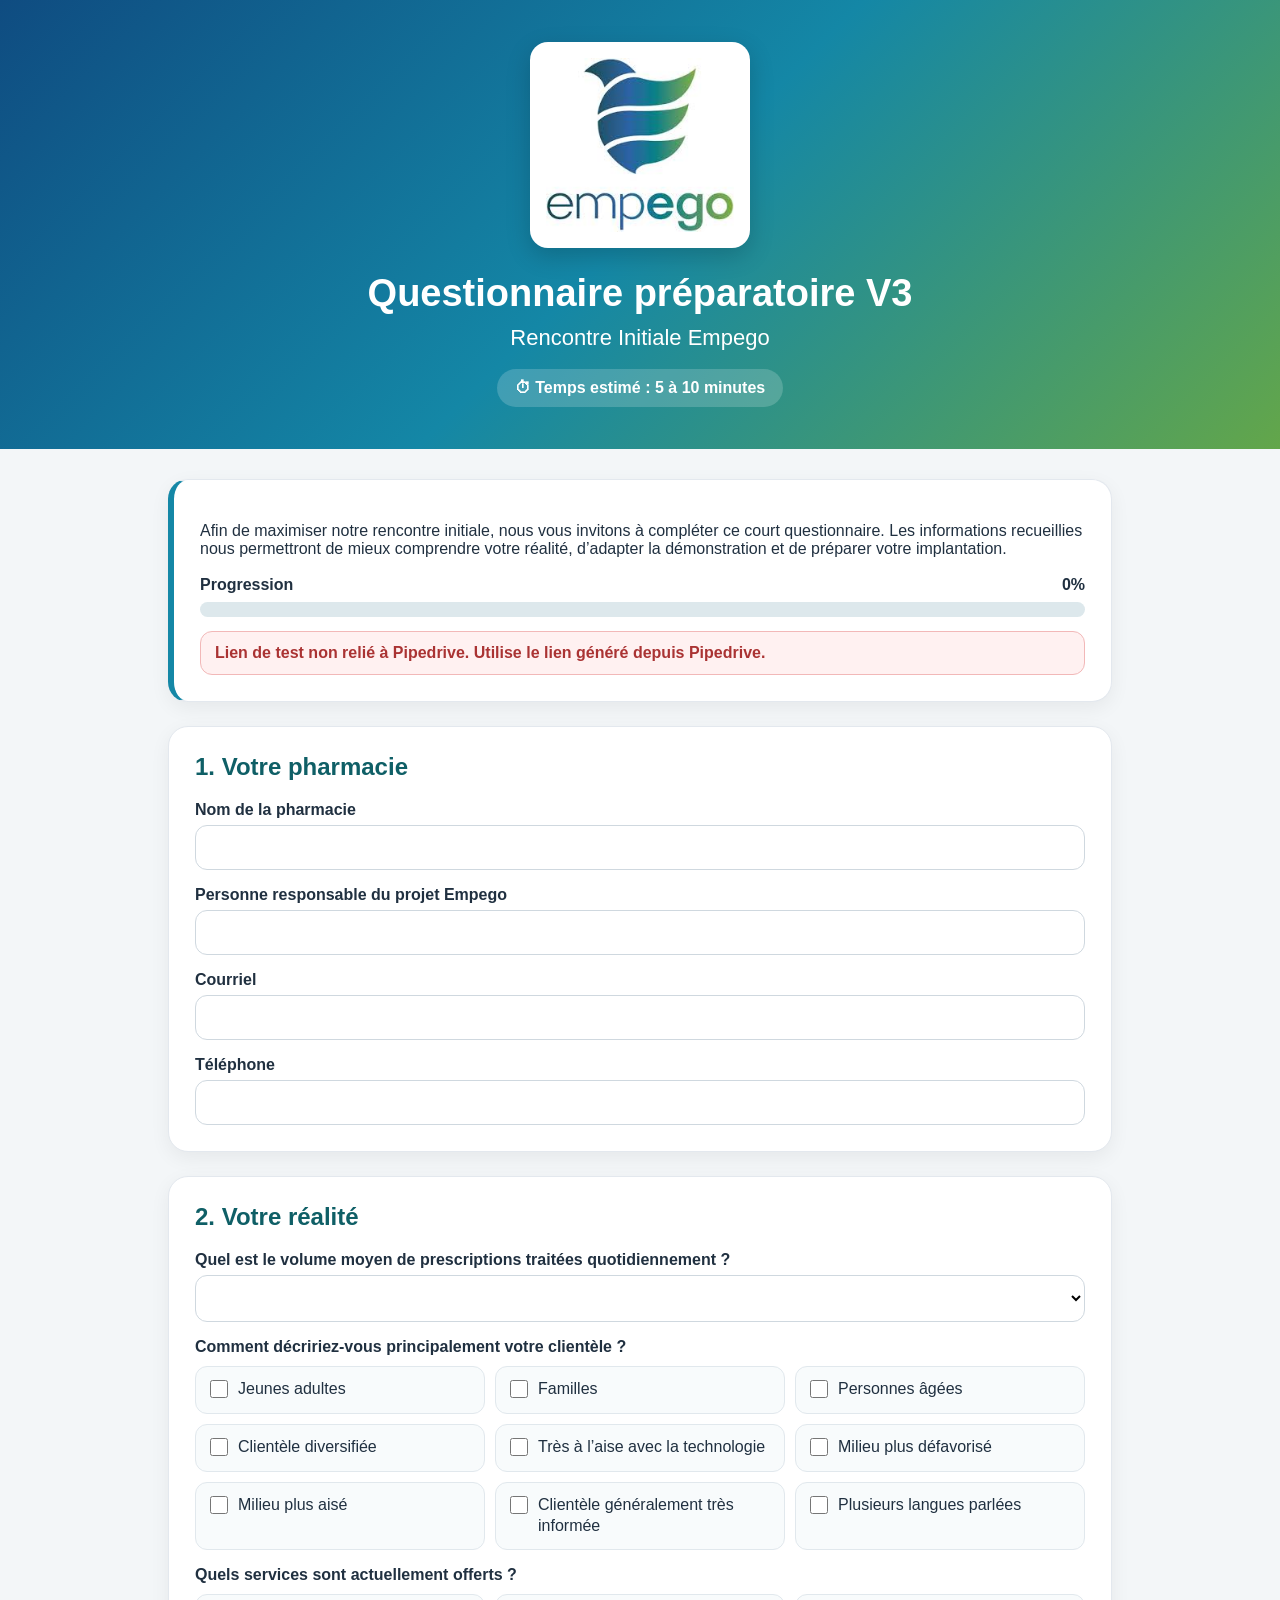
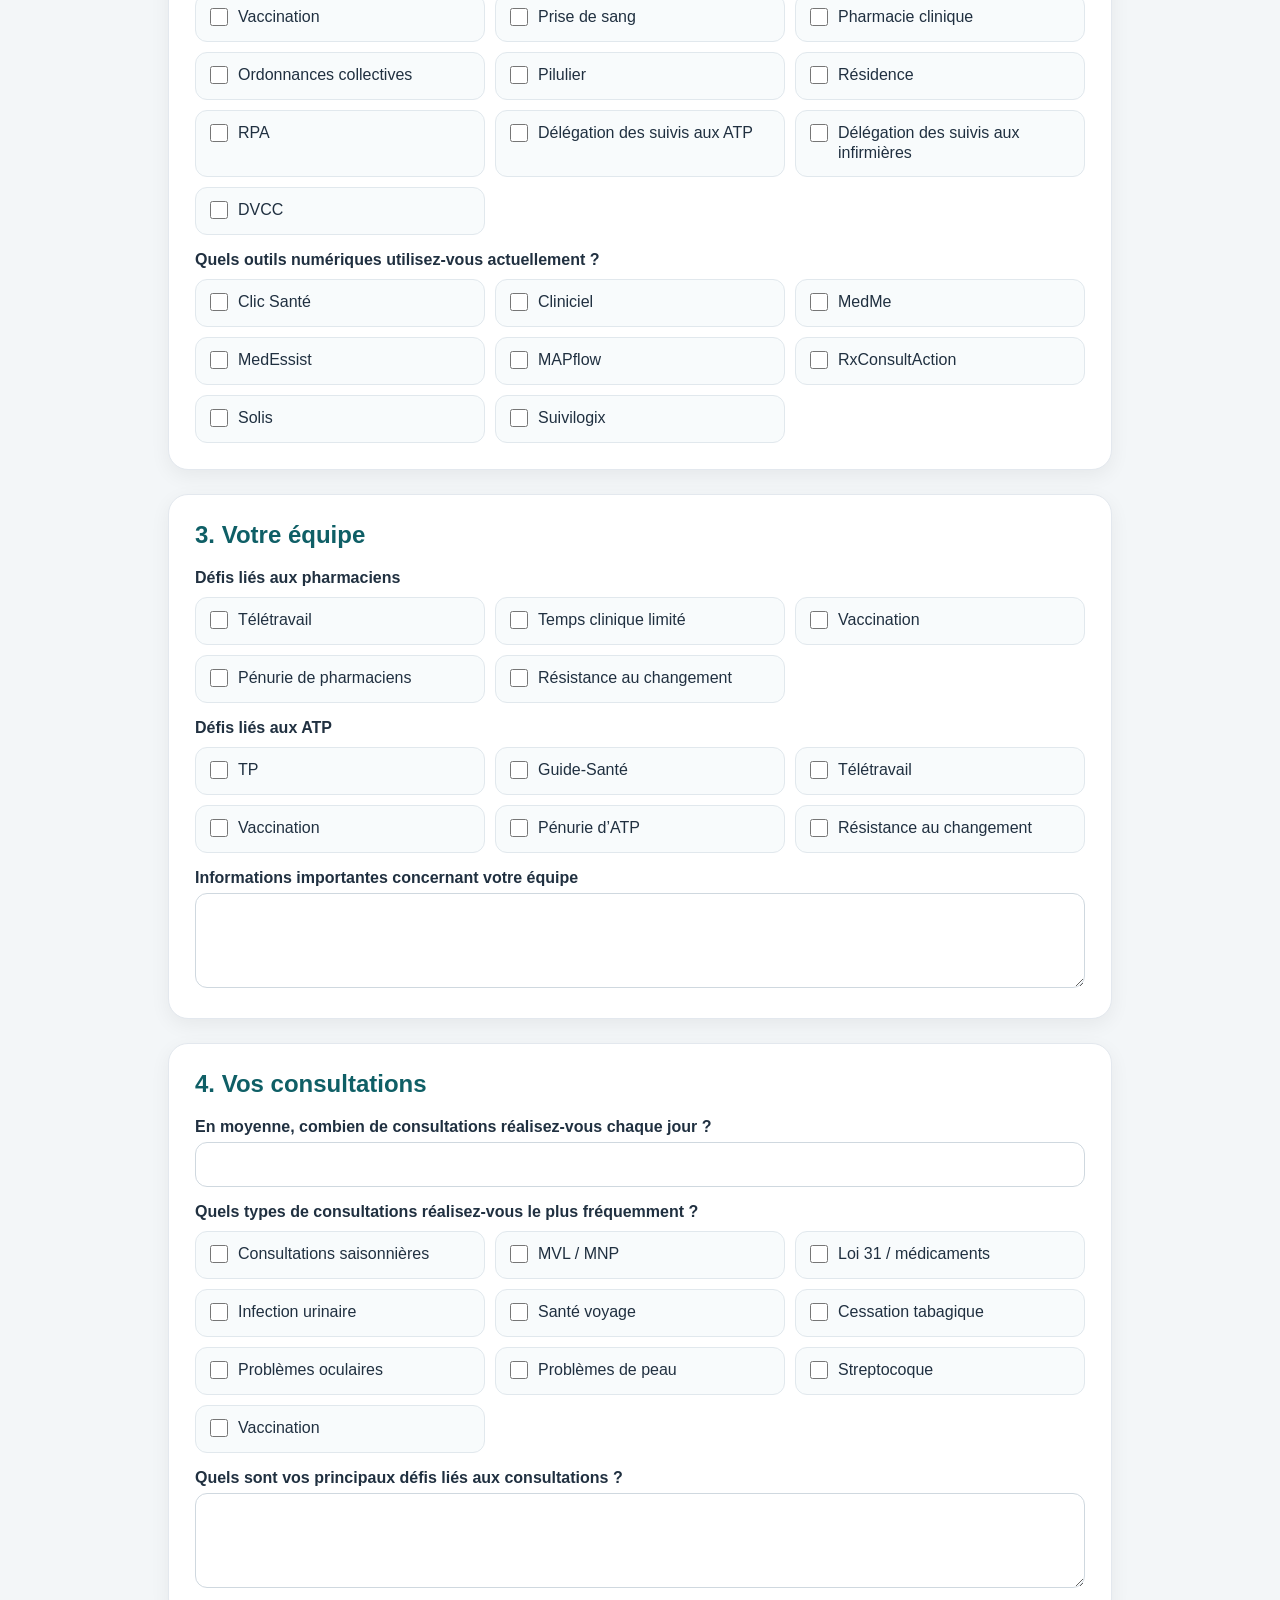
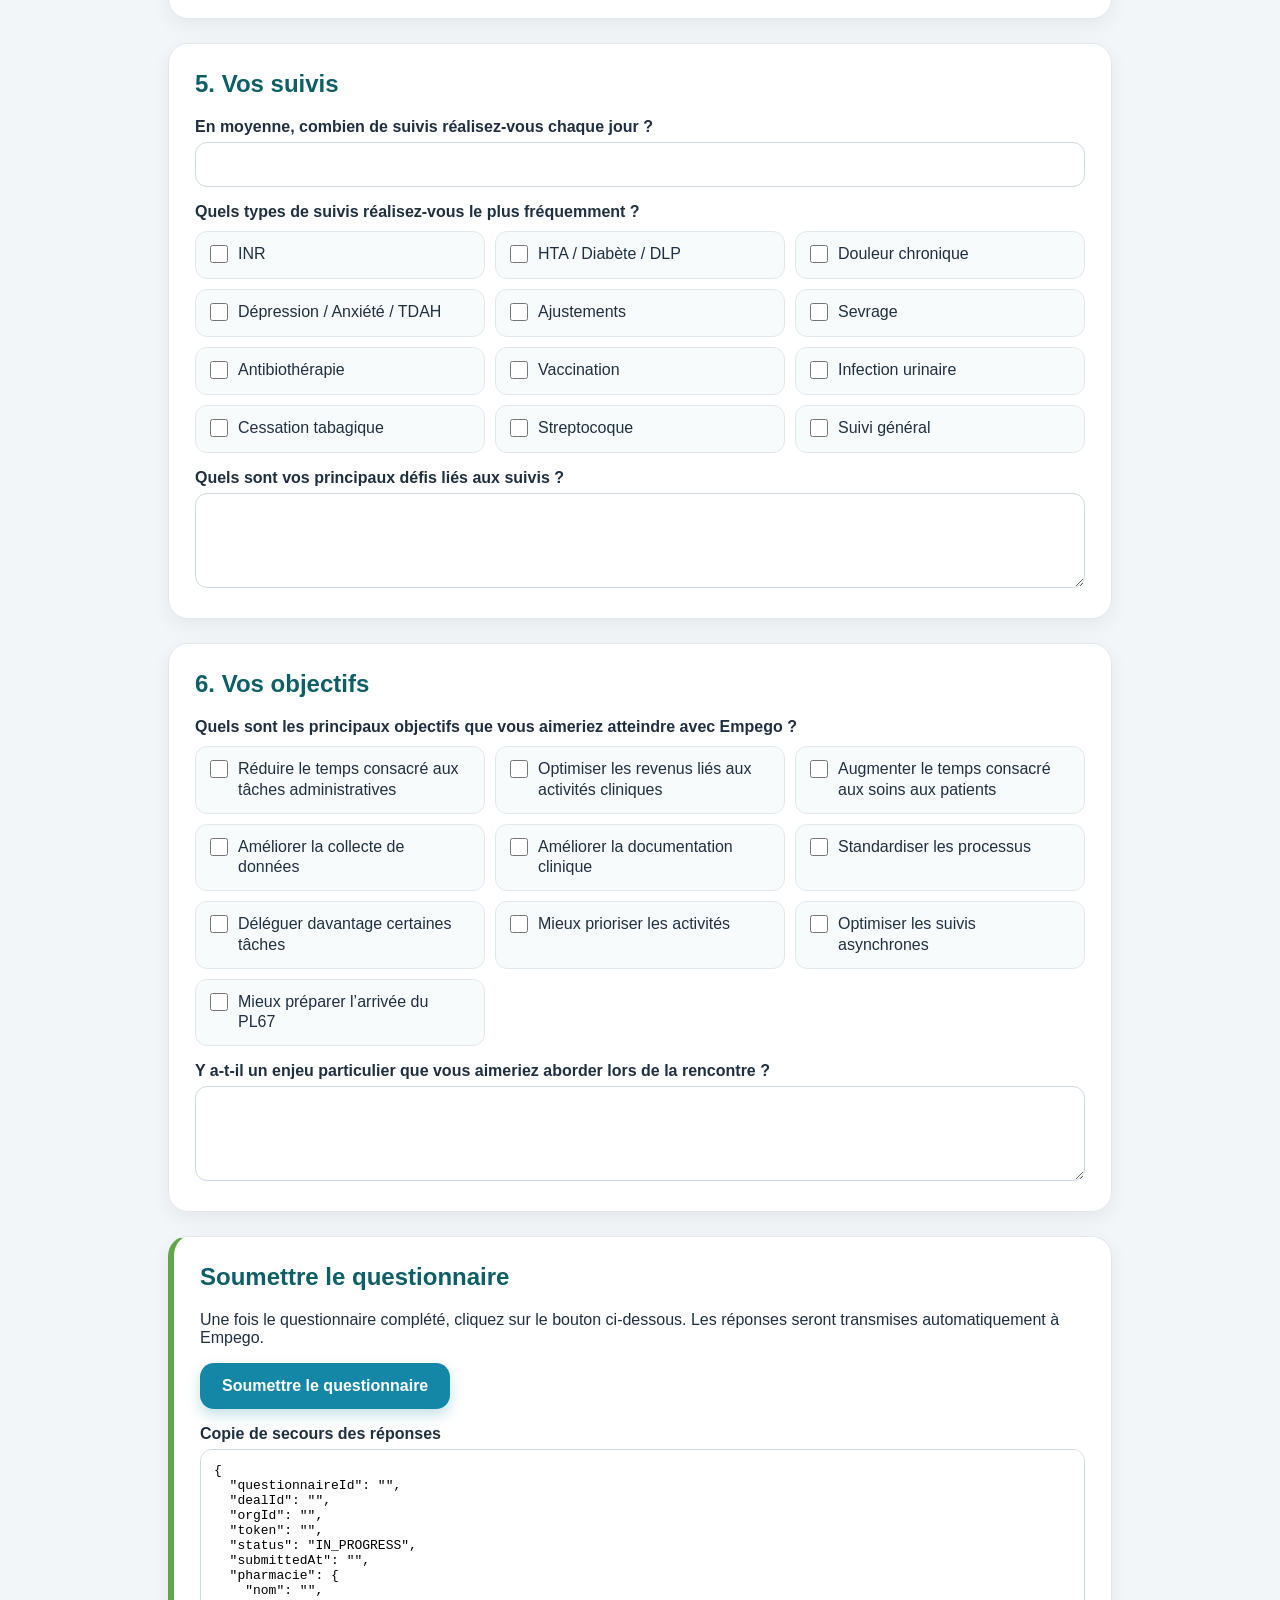
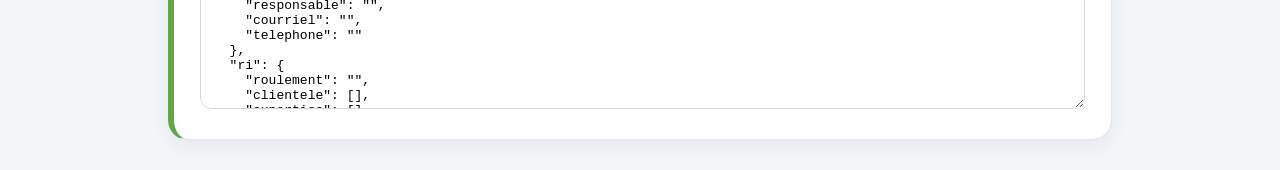
<file: index.html>
<!DOCTYPE html>
<html lang="fr">
<head>
  <meta charset="UTF-8" />
  <meta name="viewport" content="width=device-width, initial-scale=1.0" />
  <title>Questionnaire préparatoire RI Empego</title>
  <link rel="stylesheet" href="style.css" />
</head>

<body>
<header class="hero">
  <img src="logo-empego.png" alt="Empego" class="logo" />
  <h1>Questionnaire préparatoire V3</h1>
  <p>Rencontre Initiale Empego</p>
  <div class="badge">⏱ Temps estimé : 5 à 10 minutes</div>
</header>

<main class="container">
  <section class="card intro">
    <p>
      Afin de maximiser notre rencontre initiale, nous vous invitons à compléter ce court questionnaire.
      Les informations recueillies nous permettront de mieux comprendre votre réalité, d’adapter la démonstration
      et de préparer votre implantation.
    </p>

    <div id="pipedriveInfo" class="meta-info"></div>

    <div class="progress-wrap">
      <div class="progress-label">
        <span>Progression</span>
        <span id="progressText">0%</span>
      </div>
      <div class="progress-bar">
        <div id="progressFill"></div>
      </div>
    </div>

    <div id="statusBox" class="status-box">
      Questionnaire prêt.
    </div>
  </section>

  <section class="card" data-section="pharmacie">
    <h2>1. Votre pharmacie</h2>

    <label>Nom de la pharmacie</label>
    <input id="pharmacie_nom" data-required="true" />

    <label>Personne responsable du projet Empego</label>
    <input id="responsable" data-required="true" />

    <label>Courriel</label>
    <input id="courriel" type="email" data-required="true" />

    <label>Téléphone</label>
    <input id="telephone" />
  </section>

  <section class="card" data-section="realite">
    <h2>2. Votre réalité</h2>

    <label>Quel est le volume moyen de prescriptions traitées quotidiennement ?</label>
    <select id="roulement" data-required="true">
      <option></option>
      <option>&lt; 150</option>
      <option>150 - 400</option>
      <option>400 - 700</option>
      <option>700 - 950</option>
      <option>950 - 1200</option>
      <option>&gt; 1200</option>
    </select>

    <label>Comment décririez-vous principalement votre clientèle ?</label>
    <div class="checks" data-name="clientele">
      <label><input type="checkbox" value="Jeune"> Jeunes adultes</label>
      <label><input type="checkbox" value="Famille"> Familles</label>
      <label><input type="checkbox" value="Âgée"> Personnes âgées</label>
      <label><input type="checkbox" value="Variée"> Clientèle diversifiée</label>
      <label><input type="checkbox" value="Techno"> Très à l’aise avec la technologie</label>
      <label><input type="checkbox" value="Défavorisée"> Milieu plus défavorisé</label>
      <label><input type="checkbox" value="Aisée"> Milieu plus aisé</label>
      <label><input type="checkbox" value="Éduquée"> Clientèle généralement très informée</label>
      <label><input type="checkbox" value="Allophone"> Plusieurs langues parlées</label>
    </div>

    <label>Quels services sont actuellement offerts ?</label>
    <div class="checks" data-name="expertise">
      <label><input type="checkbox" value="Vaccination"> Vaccination</label>
      <label><input type="checkbox" value="Prise de sang"> Prise de sang</label>
      <label><input type="checkbox" value="Pharmacie clinique"> Pharmacie clinique</label>
      <label><input type="checkbox" value="Ordonnance collective"> Ordonnances collectives</label>
      <label><input type="checkbox" value="Pilulier"> Pilulier</label>
      <label><input type="checkbox" value="Résidence"> Résidence</label>
      <label><input type="checkbox" value="RPA"> RPA</label>
      <label><input type="checkbox" value="Délégation des suivis aux ATPs"> Délégation des suivis aux ATP</label>
      <label><input type="checkbox" value="Délégation des suivis aux infirmières"> Délégation des suivis aux infirmières</label>
      <label><input type="checkbox" value="DVCC"> DVCC</label>
    </div>

    <label>Quels outils numériques utilisez-vous actuellement ?</label>
    <div class="checks" data-name="saas">
      <label><input type="checkbox" value="Clic Santé"> Clic Santé</label>
      <label><input type="checkbox" value="Cliniciel"> Cliniciel</label>
      <label><input type="checkbox" value="MedMe"> MedMe</label>
      <label><input type="checkbox" value="MedEssist"> MedEssist</label>
      <label><input type="checkbox" value="MAPflow"> MAPflow</label>
      <label><input type="checkbox" value="RxConsultAction"> RxConsultAction</label>
      <label><input type="checkbox" value="Solis"> Solis</label>
      <label><input type="checkbox" value="Suivilogix"> Suivilogix</label>
    </div>
  </section>

  <section class="card" data-section="equipe">
    <h2>3. Votre équipe</h2>

    <label>Défis liés aux pharmaciens</label>
    <div class="checks" data-name="pharmaciens">
      <label><input type="checkbox" value="Télétravail"> Télétravail</label>
      <label><input type="checkbox" value="Temps clinique"> Temps clinique limité</label>
      <label><input type="checkbox" value="Vaccination"> Vaccination</label>
      <label><input type="checkbox" value="Pénurie PH"> Pénurie de pharmaciens</label>
      <label><input type="checkbox" value="Résistance PH"> Résistance au changement</label>
    </div>

    <label>Défis liés aux ATP</label>
    <div class="checks" data-name="atps">
      <label><input type="checkbox" value="TP"> TP</label>
      <label><input type="checkbox" value="Guide-Santé"> Guide-Santé</label>
      <label><input type="checkbox" value="Télétravail"> Télétravail</label>
      <label><input type="checkbox" value="Vaccination"> Vaccination</label>
      <label><input type="checkbox" value="Pénurie ATP"> Pénurie d’ATP</label>
      <label><input type="checkbox" value="Résistance ATP"> Résistance au changement</label>
    </div>

    <label>Informations importantes concernant votre équipe</label>
    <textarea id="notes_equipe"></textarea>
  </section>

  <section class="card" data-section="consultations">
    <h2>4. Vos consultations</h2>

    <label>En moyenne, combien de consultations réalisez-vous chaque jour ?</label>
    <input id="nombre_consultations" type="number" />

    <label>Quels types de consultations réalisez-vous le plus fréquemment ?</label>
    <div class="checks" data-name="consultations_frequentes">
      <label><input type="checkbox" value="Saisonnier"> Consultations saisonnières</label>
      <label><input type="checkbox" value="MVL/MNP"> MVL / MNP</label>
      <label><input type="checkbox" value="Médicaments"> Loi 31 / médicaments</label>
      <label><input type="checkbox" value="Infection urinaire"> Infection urinaire</label>
      <label><input type="checkbox" value="Santé voyage"> Santé voyage</label>
      <label><input type="checkbox" value="Cessation tabagique"> Cessation tabagique</label>
      <label><input type="checkbox" value="Problèmes de yeux"> Problèmes oculaires</label>
      <label><input type="checkbox" value="Problèmes de peau"> Problèmes de peau</label>
      <label><input type="checkbox" value="Streptocoque"> Streptocoque</label>
      <label><input type="checkbox" value="Vaccination"> Vaccination</label>
    </div>

    <label>Quels sont vos principaux défis liés aux consultations ?</label>
    <textarea id="notes_consultation"></textarea>
  </section>

  <section class="card" data-section="suivis">
    <h2>5. Vos suivis</h2>

    <label>En moyenne, combien de suivis réalisez-vous chaque jour ?</label>
    <input id="nombre_suivis" type="number" />

    <label>Quels types de suivis réalisez-vous le plus fréquemment ?</label>
    <div class="checks" data-name="suivis_frequents">
      <label><input type="checkbox" value="INR"> INR</label>
      <label><input type="checkbox" value="HTA/Diabète/DLP"> HTA / Diabète / DLP</label>
      <label><input type="checkbox" value="Douleur chronique"> Douleur chronique</label>
      <label><input type="checkbox" value="Dépression/Anxiété/TDAH"> Dépression / Anxiété / TDAH</label>
      <label><input type="checkbox" value="Ajustements"> Ajustements</label>
      <label><input type="checkbox" value="Sevrage"> Sevrage</label>
      <label><input type="checkbox" value="Antibiotique"> Antibiothérapie</label>
      <label><input type="checkbox" value="Vaccination"> Vaccination</label>
      <label><input type="checkbox" value="Infection urinaire"> Infection urinaire</label>
      <label><input type="checkbox" value="Cessation tabagique"> Cessation tabagique</label>
      <label><input type="checkbox" value="Streptocoque"> Streptocoque</label>
      <label><input type="checkbox" value="Suivi général"> Suivi général</label>
    </div>

    <label>Quels sont vos principaux défis liés aux suivis ?</label>
    <textarea id="notes_suivi"></textarea>
  </section>

  <section class="card" data-section="objectifs">
    <h2>6. Vos objectifs</h2>

    <label>Quels sont les principaux objectifs que vous aimeriez atteindre avec Empego ?</label>
    <div class="checks" data-name="motivations">
      <label><input type="checkbox" value="Sauver du temps"> Réduire le temps consacré aux tâches administratives</label>
      <label><input type="checkbox" value="Facturer plus"> Optimiser les revenus liés aux activités cliniques</label>
      <label><input type="checkbox" value="Faire plus de clinique"> Augmenter le temps consacré aux soins aux patients</label>
      <label><input type="checkbox" value="Meilleure collecte de données"> Améliorer la collecte de données</label>
      <label><input type="checkbox" value="Meilleure documentation"> Améliorer la documentation clinique</label>
      <label><input type="checkbox" value="Standardiser"> Standardiser les processus</label>
      <label><input type="checkbox" value="Déléguer davantage"> Déléguer davantage certaines tâches</label>
      <label><input type="checkbox" value="Trier/prioriser"> Mieux prioriser les activités</label>
      <label><input type="checkbox" value="Suivis asynchrones"> Optimiser les suivis asynchrones</label>
      <label><input type="checkbox" value="PL67"> Mieux préparer l’arrivée du PL67</label>
    </div>

    <label>Y a-t-il un enjeu particulier que vous aimeriez aborder lors de la rencontre ?</label>
    <textarea id="notes_roulement"></textarea>
  </section>

  <section class="card submit-card">
    <h2>Soumettre le questionnaire</h2>

    <p>
      Une fois le questionnaire complété, cliquez sur le bouton ci-dessous.
      Les réponses seront transmises automatiquement à Empego.
    </p>

    <button id="submitBtn" type="button">Soumettre le questionnaire</button>

    <label>Copie de secours des réponses</label>
    <textarea id="jsonOutput" readonly></textarea>
  </section>
</main>

<script src="app.js"></script>
</body>
</html>
</file>
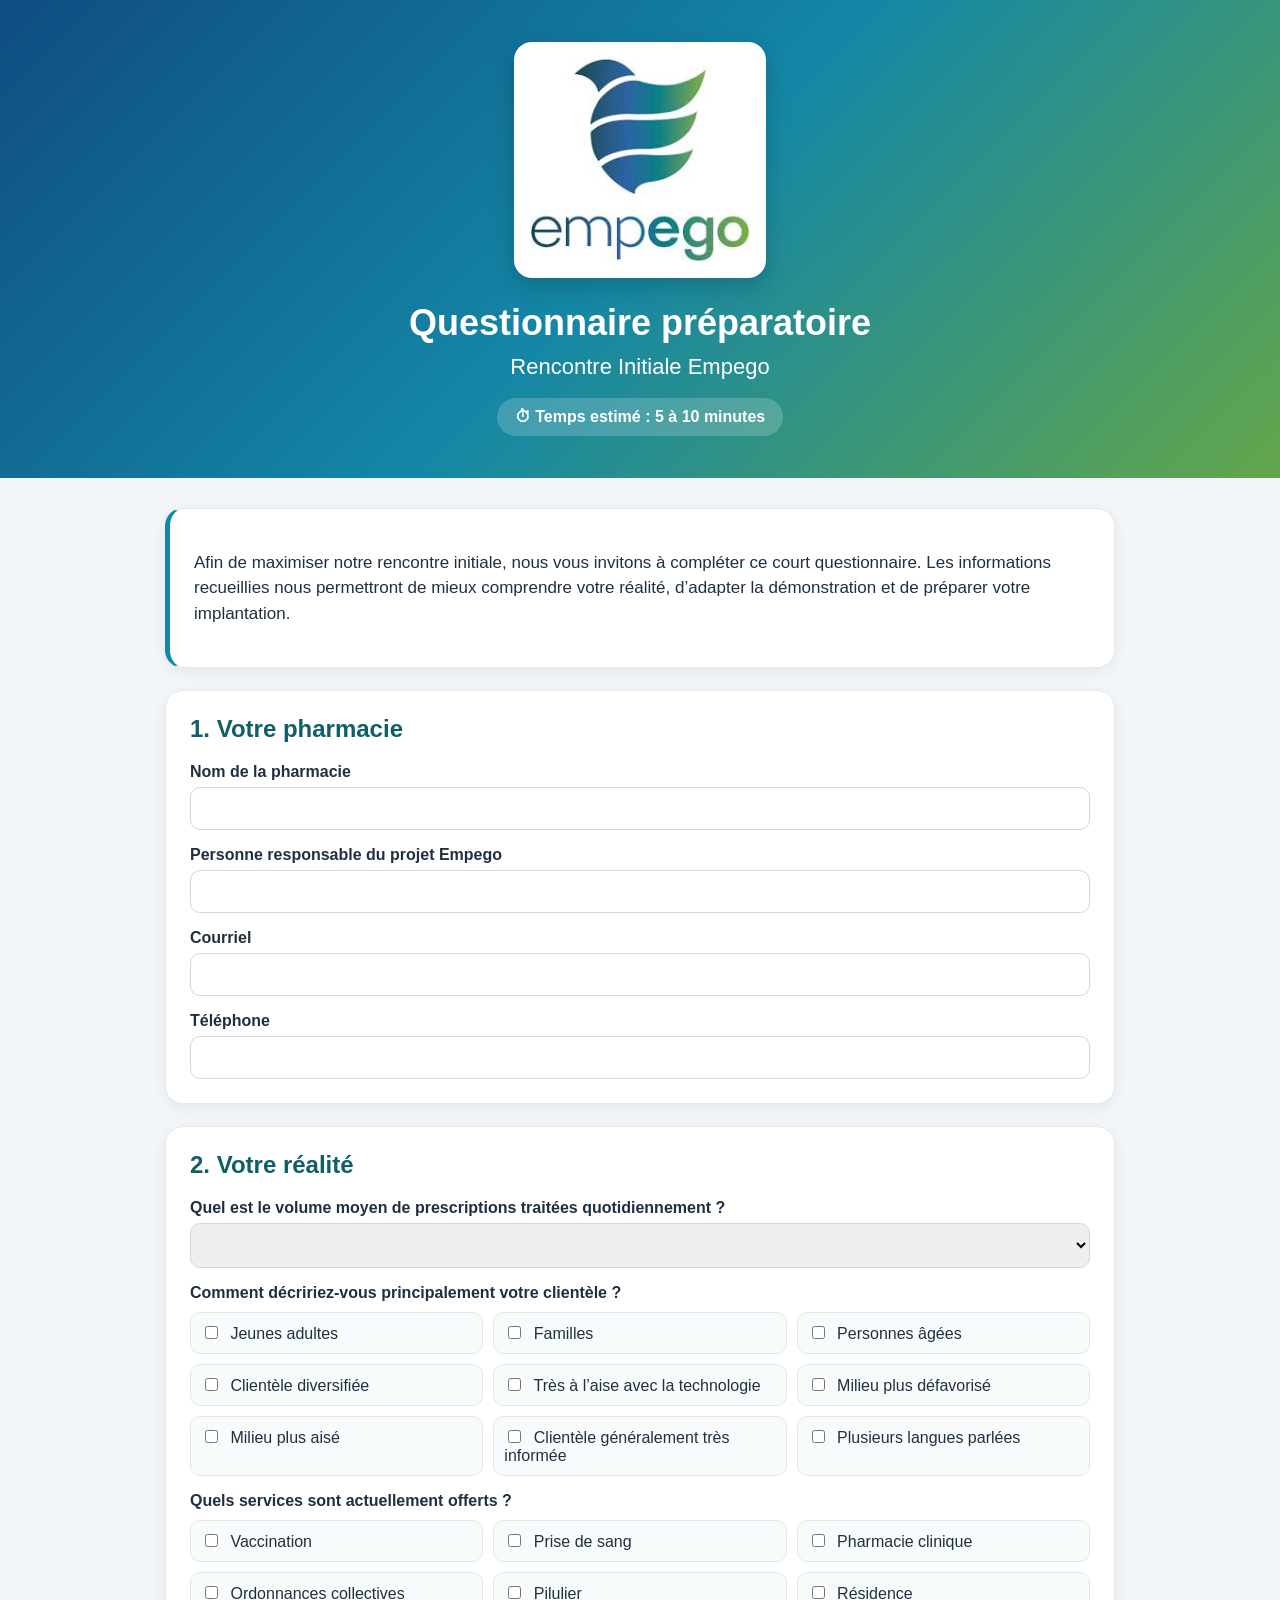
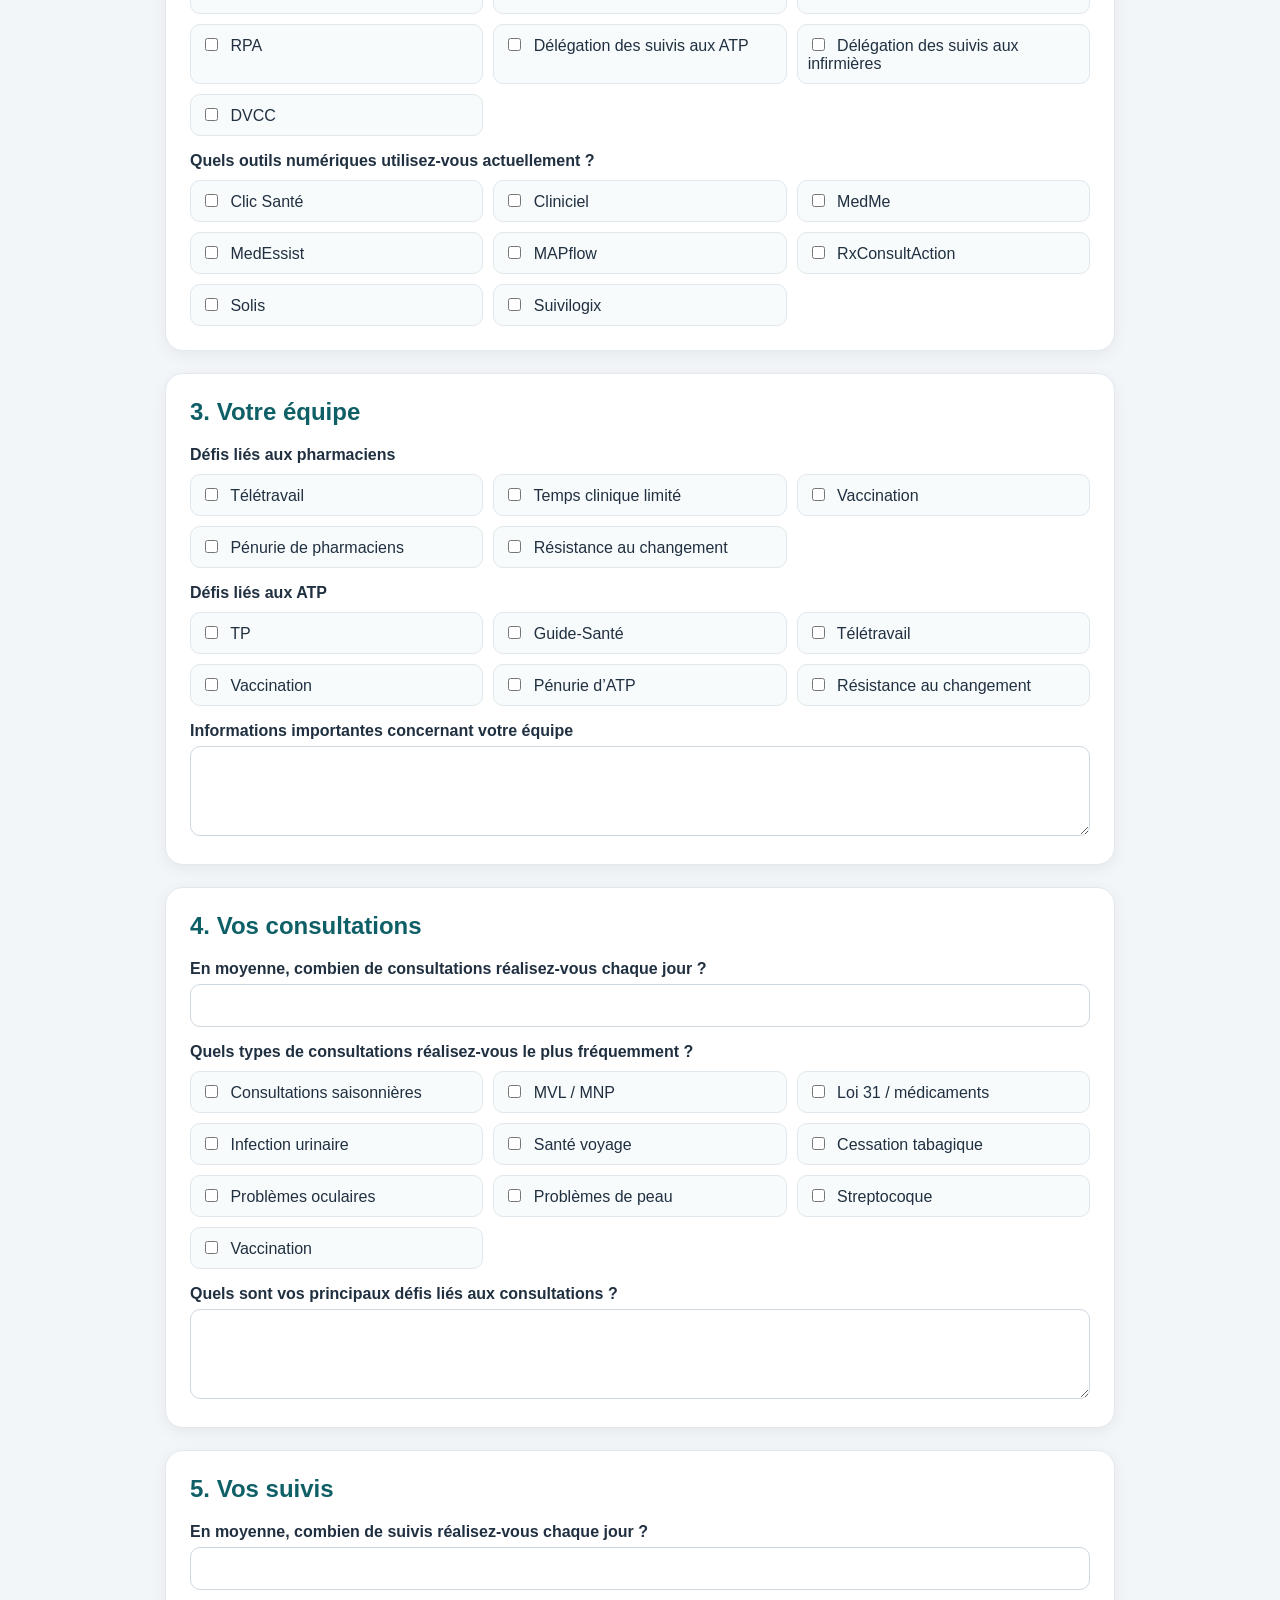
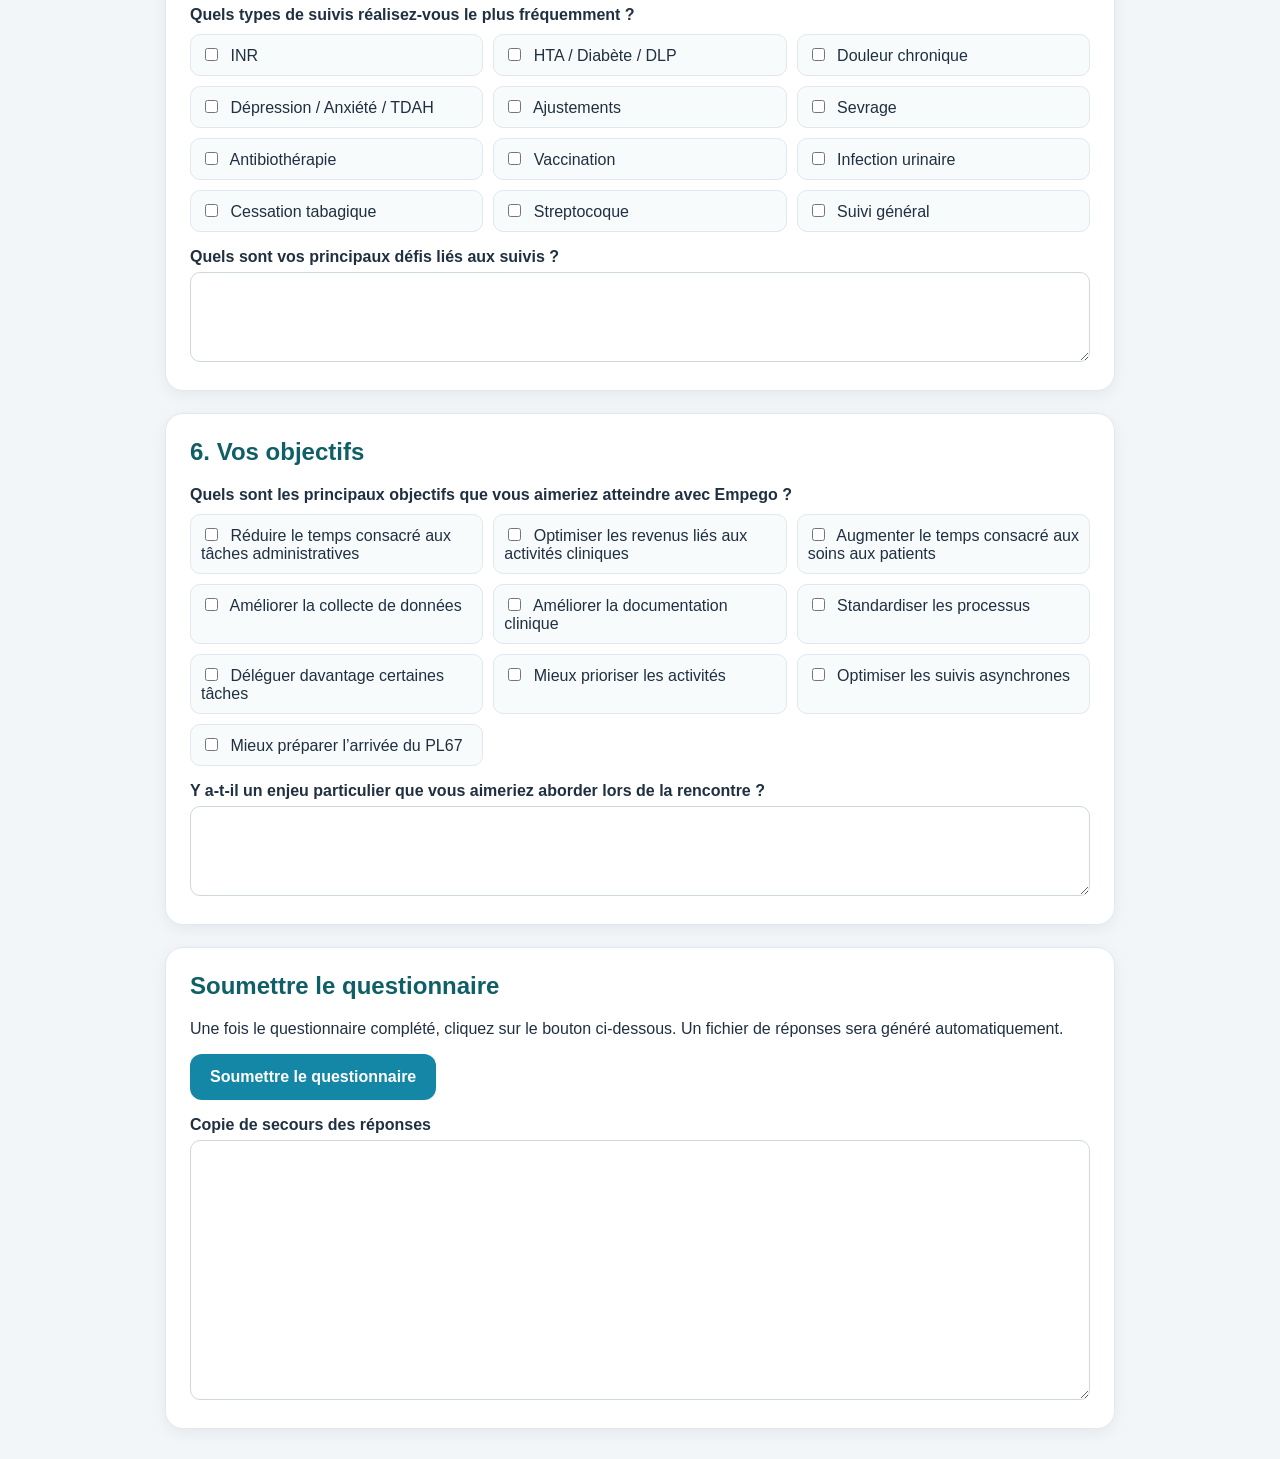
<file: questionnaire-ri-empego.html>
<!DOCTYPE html>
<html lang="fr">
<head>
  <meta charset="UTF-8" />
  <title>Questionnaire préparatoire RI Empego</title>

  <style>
    body { font-family: Arial, sans-serif; background:#f3f6f8; margin:0; color:#203040; }
    header { background:linear-gradient(135deg,#0f4c81 0%,#1487a6 50%,#63a64a 100%); color:white; text-align:center; padding:42px 20px; }
    .logo { width:220px; background:white; padding:16px; border-radius:18px; margin-bottom:20px; box-shadow:0 8px 24px rgba(0,0,0,.18); }
    header h1 { margin:0; font-size:36px; font-weight:800; }
    header p { font-size:22px; margin:10px 0 0; }
    .badge { display:inline-block; margin-top:18px; padding:10px 18px; border-radius:30px; background:rgba(255,255,255,.18); font-weight:700; }
    main { max-width:950px; margin:30px auto; padding:0 18px; }
    section { background:white; border-radius:18px; padding:24px; margin-bottom:22px; box-shadow:0 4px 16px rgba(0,0,0,.06); border:1px solid #e3e8ee; }
    h2 { margin-top:0; color:#0f5f66; }
    label { font-weight:700; display:block; margin-top:16px; margin-bottom:6px; }
    input, select, textarea { width:100%; box-sizing:border-box; padding:12px; border:1px solid #cfd8df; border-radius:10px; font-size:15px; }
    textarea { min-height:90px; }
    .checks { display:grid; grid-template-columns:repeat(auto-fit,minmax(240px,1fr)); gap:10px; margin-top:10px; }
    .checks label { margin:0; font-weight:500; background:#f8fbfc; border:1px solid #e1e8ed; padding:10px; border-radius:10px; cursor:pointer; }
    .checks input { width:auto; margin-right:8px; }
    button { background:#1487a6; color:white; border:none; border-radius:12px; padding:14px 20px; font-weight:800; cursor:pointer; font-size:16px; }
    button:hover { background:#0f4c81; }
    #jsonOutput { min-height:260px; font-family:monospace; }
    .intro { font-size:17px; line-height:1.5; border-left:5px solid #1487a6; }
    .hidden-info { font-size:13px; color:#607080; margin-top:10px; }
  </style>
</head>

<body>

<header>
  <img src="logo-empego.png" alt="Empego" class="logo">
  <h1>Questionnaire préparatoire</h1>
  <p>Rencontre Initiale Empego</p>
  <div class="badge">⏱ Temps estimé : 5 à 10 minutes</div>
</header>

<main>
  <section class="intro">
    <p>
      Afin de maximiser notre rencontre initiale, nous vous invitons à compléter ce court questionnaire.
      Les informations recueillies nous permettront de mieux comprendre votre réalité, d’adapter la démonstration
      et de préparer votre implantation.
    </p>
    <div class="hidden-info" id="pipedriveInfo"></div>
  </section>

  <section>
    <h2>1. Votre pharmacie</h2>

    <label>Nom de la pharmacie</label>
    <input id="pharmacie_nom">

    <label>Personne responsable du projet Empego</label>
    <input id="responsable">

    <label>Courriel</label>
    <input id="courriel" type="email">

    <label>Téléphone</label>
    <input id="telephone">
  </section>

  <section>
    <h2>2. Votre réalité</h2>

    <label>Quel est le volume moyen de prescriptions traitées quotidiennement ?</label>
    <select id="roulement">
      <option></option>
      <option>&lt; 150</option>
      <option>150 - 400</option>
      <option>400 - 700</option>
      <option>700 - 950</option>
      <option>950 - 1200</option>
      <option>&gt; 1200</option>
    </select>

    <label>Comment décririez-vous principalement votre clientèle ?</label>
    <div class="checks" data-name="clientele">
      <label><input type="checkbox" value="Jeune"> Jeunes adultes</label>
      <label><input type="checkbox" value="Famille"> Familles</label>
      <label><input type="checkbox" value="Âgée"> Personnes âgées</label>
      <label><input type="checkbox" value="Variée"> Clientèle diversifiée</label>
      <label><input type="checkbox" value="Techno"> Très à l’aise avec la technologie</label>
      <label><input type="checkbox" value="Défavorisée"> Milieu plus défavorisé</label>
      <label><input type="checkbox" value="Aisée"> Milieu plus aisé</label>
      <label><input type="checkbox" value="Éduquée"> Clientèle généralement très informée</label>
      <label><input type="checkbox" value="Allophone"> Plusieurs langues parlées</label>
    </div>

    <label>Quels services sont actuellement offerts ?</label>
    <div class="checks" data-name="expertise">
      <label><input type="checkbox" value="Vaccination"> Vaccination</label>
      <label><input type="checkbox" value="Prise de sang"> Prise de sang</label>
      <label><input type="checkbox" value="Pharmacie clinique"> Pharmacie clinique</label>
      <label><input type="checkbox" value="Ordonnance collective"> Ordonnances collectives</label>
      <label><input type="checkbox" value="Pilulier"> Pilulier</label>
      <label><input type="checkbox" value="Résidence"> Résidence</label>
      <label><input type="checkbox" value="RPA"> RPA</label>
      <label><input type="checkbox" value="Délégation des suivis aux ATPs"> Délégation des suivis aux ATP</label>
      <label><input type="checkbox" value="Délégation des suivis aux infirmières"> Délégation des suivis aux infirmières</label>
      <label><input type="checkbox" value="DVCC"> DVCC</label>
    </div>

    <label>Quels outils numériques utilisez-vous actuellement ?</label>
    <div class="checks" data-name="saas">
      <label><input type="checkbox" value="Clic Santé"> Clic Santé</label>
      <label><input type="checkbox" value="Cliniciel"> Cliniciel</label>
      <label><input type="checkbox" value="MedMe"> MedMe</label>
      <label><input type="checkbox" value="MedEssist"> MedEssist</label>
      <label><input type="checkbox" value="MAPflow"> MAPflow</label>
      <label><input type="checkbox" value="RxConsultAction"> RxConsultAction</label>
      <label><input type="checkbox" value="Solis"> Solis</label>
      <label><input type="checkbox" value="Suivilogix"> Suivilogix</label>
    </div>
  </section>

  <section>
    <h2>3. Votre équipe</h2>

    <label>Défis liés aux pharmaciens</label>
    <div class="checks" data-name="pharmaciens">
      <label><input type="checkbox" value="Télétravail"> Télétravail</label>
      <label><input type="checkbox" value="Temps clinique"> Temps clinique limité</label>
      <label><input type="checkbox" value="Vaccination"> Vaccination</label>
      <label><input type="checkbox" value="Pénurie PH"> Pénurie de pharmaciens</label>
      <label><input type="checkbox" value="Résistance PH"> Résistance au changement</label>
    </div>

    <label>Défis liés aux ATP</label>
    <div class="checks" data-name="atps">
      <label><input type="checkbox" value="TP"> TP</label>
      <label><input type="checkbox" value="Guide-Santé"> Guide-Santé</label>
      <label><input type="checkbox" value="Télétravail"> Télétravail</label>
      <label><input type="checkbox" value="Vaccination"> Vaccination</label>
      <label><input type="checkbox" value="Pénurie ATP"> Pénurie d’ATP</label>
      <label><input type="checkbox" value="Résistance ATP"> Résistance au changement</label>
    </div>

    <label>Informations importantes concernant votre équipe</label>
    <textarea id="notes_equipe"></textarea>
  </section>

  <section>
    <h2>4. Vos consultations</h2>

    <label>En moyenne, combien de consultations réalisez-vous chaque jour ?</label>
    <input id="nombre_consultations" type="number">

    <label>Quels types de consultations réalisez-vous le plus fréquemment ?</label>
    <div class="checks" data-name="consultations_frequentes">
      <label><input type="checkbox" value="Saisonnier"> Consultations saisonnières</label>
      <label><input type="checkbox" value="MVL/MNP"> MVL / MNP</label>
      <label><input type="checkbox" value="Médicaments"> Loi 31 / médicaments</label>
      <label><input type="checkbox" value="Infection urinaire"> Infection urinaire</label>
      <label><input type="checkbox" value="Santé voyage"> Santé voyage</label>
      <label><input type="checkbox" value="Cessation tabagique"> Cessation tabagique</label>
      <label><input type="checkbox" value="Problèmes de yeux"> Problèmes oculaires</label>
      <label><input type="checkbox" value="Problèmes de peau"> Problèmes de peau</label>
      <label><input type="checkbox" value="Streptocoque"> Streptocoque</label>
      <label><input type="checkbox" value="Vaccination"> Vaccination</label>
    </div>

    <label>Quels sont vos principaux défis liés aux consultations ?</label>
    <textarea id="notes_consultation"></textarea>
  </section>

  <section>
    <h2>5. Vos suivis</h2>

    <label>En moyenne, combien de suivis réalisez-vous chaque jour ?</label>
    <input id="nombre_suivis" type="number">

    <label>Quels types de suivis réalisez-vous le plus fréquemment ?</label>
    <div class="checks" data-name="suivis_frequents">
      <label><input type="checkbox" value="INR"> INR</label>
      <label><input type="checkbox" value="HTA/Diabète/DLP"> HTA / Diabète / DLP</label>
      <label><input type="checkbox" value="Douleur chronique"> Douleur chronique</label>
      <label><input type="checkbox" value="Dépression/Anxiété/TDAH"> Dépression / Anxiété / TDAH</label>
      <label><input type="checkbox" value="Ajustements"> Ajustements</label>
      <label><input type="checkbox" value="Sevrage"> Sevrage</label>
      <label><input type="checkbox" value="Antibiotique"> Antibiothérapie</label>
      <label><input type="checkbox" value="Vaccination"> Vaccination</label>
      <label><input type="checkbox" value="Infection urinaire"> Infection urinaire</label>
      <label><input type="checkbox" value="Cessation tabagique"> Cessation tabagique</label>
      <label><input type="checkbox" value="Streptocoque"> Streptocoque</label>
      <label><input type="checkbox" value="Suivi général"> Suivi général</label>
    </div>

    <label>Quels sont vos principaux défis liés aux suivis ?</label>
    <textarea id="notes_suivi"></textarea>
  </section>

  <section>
    <h2>6. Vos objectifs</h2>

    <label>Quels sont les principaux objectifs que vous aimeriez atteindre avec Empego ?</label>
    <div class="checks" data-name="motivations">
      <label><input type="checkbox" value="Sauver du temps"> Réduire le temps consacré aux tâches administratives</label>
      <label><input type="checkbox" value="Facturer plus"> Optimiser les revenus liés aux activités cliniques</label>
      <label><input type="checkbox" value="Faire plus de clinique"> Augmenter le temps consacré aux soins aux patients</label>
      <label><input type="checkbox" value="Meilleure collecte de données"> Améliorer la collecte de données</label>
      <label><input type="checkbox" value="Meilleure documentation"> Améliorer la documentation clinique</label>
      <label><input type="checkbox" value="Standardiser"> Standardiser les processus</label>
      <label><input type="checkbox" value="Déléguer davantage"> Déléguer davantage certaines tâches</label>
      <label><input type="checkbox" value="Trier/prioriser"> Mieux prioriser les activités</label>
      <label><input type="checkbox" value="Suivis asynchrones"> Optimiser les suivis asynchrones</label>
      <label><input type="checkbox" value="PL67"> Mieux préparer l’arrivée du PL67</label>
    </div>

    <label>Y a-t-il un enjeu particulier que vous aimeriez aborder lors de la rencontre ?</label>
    <textarea id="notes_roulement"></textarea>
  </section>

  <section>
    <h2>Soumettre le questionnaire</h2>

    <p>
      Une fois le questionnaire complété, cliquez sur le bouton ci-dessous.
      Un fichier de réponses sera généré automatiquement.
    </p>

    <button onclick="submitQuestionnaire()">Soumettre le questionnaire</button>

    <label>Copie de secours des réponses</label>
    <textarea id="jsonOutput" readonly></textarea>
  </section>
</main>

<script>
  function getUrlParam(name) {
    return new URLSearchParams(window.location.search).get(name) || "";
  }

  function value(id) {
    return document.getElementById(id)?.value?.trim() || "";
  }

  function checkedValues(name) {
    return Array.from(document.querySelectorAll(`[data-name="${name}"] input:checked`))
      .map(cb => cb.value);
  }

  function prefillFromUrl() {
    const pharmacie = getUrlParam("pharmacie");
    const contact = getUrlParam("contact");
    const email = getUrlParam("email");
    const phone = getUrlParam("phone");
    const deal = getUrlParam("deal");
    const org = getUrlParam("org");

    const pharmacieField = document.getElementById("pharmacie_nom");
    const contactField = document.getElementById("responsable");
    const emailField = document.getElementById("courriel");
    const phoneField = document.getElementById("telephone");

    if (pharmacieField && pharmacie) pharmacieField.value = pharmacie;
    if (contactField && contact) contactField.value = contact;
    if (emailField && email) emailField.value = email;
    if (phoneField && phone) phoneField.value = phone;

    const info = [];
    if (deal) info.push("Deal ID : " + deal);
    if (org) info.push("Organisation ID : " + org);

    if (info.length) {
      document.getElementById("pipedriveInfo").textContent =
        "Questionnaire relié à Pipedrive — " + info.join(" | ");
    }
  }

  function buildPayload() {
    return {
      dealId: getUrlParam("deal"),
      orgId: getUrlParam("org"),
      submittedAt: new Date().toISOString(),
      pharmacie: {
        nom: value("pharmacie_nom"),
        responsable: value("responsable"),
        courriel: value("courriel"),
        telephone: value("telephone")
      },
      ri: {
        roulement: value("roulement"),
        clientele: checkedValues("clientele"),
        expertise: checkedValues("expertise"),
        saas: checkedValues("saas"),
        motivations: checkedValues("motivations"),
        pharmaciens: checkedValues("pharmaciens"),
        atps: checkedValues("atps"),
        notes_equipe: value("notes_equipe"),
        nombre_consultations: value("nombre_consultations"),
        consultations_frequentes: checkedValues("consultations_frequentes"),
        notes_consultation: value("notes_consultation"),
        nombre_suivis: value("nombre_suivis"),
        suivis_frequents: checkedValues("suivis_frequents"),
        notes_suivi: value("notes_suivi"),
        notes_roulement: value("notes_roulement")
      },
      meta: {
        source: "questionnaire_preparatoire_ri",
        version: "1.4",
        status: "submitted"
      }
    };
  }

  function safeFileName(text) {
    return String(text || "questionnaire-ri")
      .normalize("NFD")
      .replace(/[\u0300-\u036f]/g, "")
      .replace(/[^a-zA-Z0-9-_]+/g, "-")
      .replace(/-+/g, "-")
      .replace(/^-|-$/g, "")
      .toLowerCase();
  }

  function submitQuestionnaire() {
    const payload = buildPayload();
    const json = JSON.stringify(payload, null, 2);

    document.getElementById("jsonOutput").value = json;

    const pharmacyName = payload.pharmacie.nom || "pharmacie";
    const dealId = payload.dealId ? "-deal-" + payload.dealId : "";
    const date = new Date().toISOString().split("T")[0];
    const filename = `questionnaire-ri-${safeFileName(pharmacyName)}${dealId}-${date}.json`;

    const blob = new Blob([json], { type: "application/json" });
    const url = URL.createObjectURL(blob);

    const a = document.createElement("a");
    a.href = url;
    a.download = filename;
    a.click();

    URL.revokeObjectURL(url);

    alert("Questionnaire généré avec succès. Le fichier JSON a été téléchargé.");
  }

  window.addEventListener("DOMContentLoaded", prefillFromUrl);
</script>

</body>
</html>
</file>
<file: style.css>
:root {
  --blue: #0f4c81;
  --teal: #1487a6;
  --green: #63a64a;
  --dark: #203040;
  --muted: #607080;
  --bg: #f3f6f8;
  --card: #ffffff;
  --border: #e3e8ee;
  --success: #226b2f;
  --danger: #a33;
}

* {
  box-sizing: border-box;
}

body {
  margin: 0;
  font-family: Arial, sans-serif;
  background: var(--bg);
  color: var(--dark);
}

.hero {
  background: linear-gradient(135deg, var(--blue), var(--teal), var(--green));
  color: white;
  text-align: center;
  padding: 42px 20px;
}

.logo {
  width: 220px;
  background: white;
  padding: 16px;
  border-radius: 18px;
  margin-bottom: 20px;
  box-shadow: 0 8px 24px rgba(0,0,0,.18);
}

.hero h1 {
  margin: 0;
  font-size: 38px;
  font-weight: 800;
}

.hero p {
  font-size: 22px;
  margin: 10px 0 0;
}

.badge {
  display: inline-block;
  margin-top: 18px;
  padding: 10px 18px;
  border-radius: 30px;
  background: rgba(255,255,255,.18);
  font-weight: 700;
}

.container {
  max-width: 980px;
  margin: 30px auto;
  padding: 0 18px;
}

.card {
  background: white;
  border-radius: 20px;
  padding: 26px;
  margin-bottom: 24px;
  box-shadow: 0 6px 20px rgba(0,0,0,.06);
  border: 1px solid var(--border);
}

.intro {
  position: sticky;
  top: 0;
  z-index: 10;
  border-left: 6px solid var(--teal);
  backdrop-filter: blur(8px);
}

h2 {
  margin-top: 0;
  color: #0f5f66;
  font-size: 24px;
}

label {
  font-weight: 700;
  display: block;
  margin-top: 16px;
  margin-bottom: 6px;
}

input,
select,
textarea {
  width: 100%;
  padding: 13px;
  border: 1px solid #cfd8df;
  border-radius: 12px;
  font-size: 15px;
  background: white;
}

input:focus,
select:focus,
textarea:focus {
  outline: none;
  border-color: var(--teal);
  box-shadow: 0 0 0 3px rgba(20,135,166,.15);
}

textarea {
  min-height: 95px;
  resize: vertical;
}

.checks {
  display: grid;
  grid-template-columns: repeat(auto-fit, minmax(240px, 1fr));
  gap: 10px;
  margin-top: 10px;
}

.checks label {
  margin: 0;
  font-weight: 500;
  background: #f8fbfc;
  border: 1px solid #e1e8ed;
  padding: 12px 14px;
  border-radius: 12px;
  cursor: pointer;
  display: flex;
  align-items: flex-start;
  gap: 10px;
  min-height: 48px;
  line-height: 1.3;
  transition: .15s ease;
}

.checks label:hover {
  border-color: var(--teal);
  background: #f1fafc;
}

.checks input {
  width: 18px;
  height: 18px;
  margin: 1px 0 0 0;
  flex: 0 0 18px;
}

button {
  background: var(--teal);
  color: white;
  border: none;
  border-radius: 14px;
  padding: 14px 22px;
  font-weight: 800;
  cursor: pointer;
  font-size: 16px;
  box-shadow: 0 6px 14px rgba(20,135,166,.25);
}

button:hover {
  background: var(--blue);
}

button:disabled {
  opacity: .6;
  cursor: not-allowed;
}

.meta-info {
  font-size: 13px;
  color: var(--muted);
  margin-top: 10px;
}

.progress-wrap {
  margin-top: 18px;
}

.progress-label {
  display: flex;
  justify-content: space-between;
  font-weight: 800;
  margin-bottom: 8px;
}

.progress-bar {
  width: 100%;
  height: 15px;
  background: #dde8ec;
  border-radius: 999px;
  overflow: hidden;
}

#progressFill {
  height: 100%;
  width: 0%;
  background: linear-gradient(90deg, var(--teal), var(--green));
  transition: width .25s ease;
}

.status-box {
  margin-top: 14px;
  padding: 12px 14px;
  border-radius: 12px;
  background: #edf7f9;
  border: 1px solid #c8e8ee;
  color: #0f5f66;
  font-weight: 700;
}

.status-box.success {
  background: #eefaf0;
  border-color: #bfe6c5;
  color: var(--success);
}

.status-box.error {
  background: #fff1f1;
  border-color: #f2b8b8;
  color: var(--danger);
}

#jsonOutput {
  min-height: 260px;
  font-family: monospace;
  font-size: 13px;
}

.submit-card {
  border-left: 6px solid var(--green);
}

input.invalid,
select.invalid,
textarea.invalid {
  border-color: #d44;
  background: #fff8f8;
}

@media (max-width: 700px) {
  .hero h1 {
    font-size: 28px;
  }

  .hero p {
    font-size: 18px;
  }

  .logo {
    width: 170px;
  }

  .card {
    padding: 18px;
  }

  .checks {
    grid-template-columns: 1fr;
  }

  .intro {
    position: static;
  }
}
</file>
